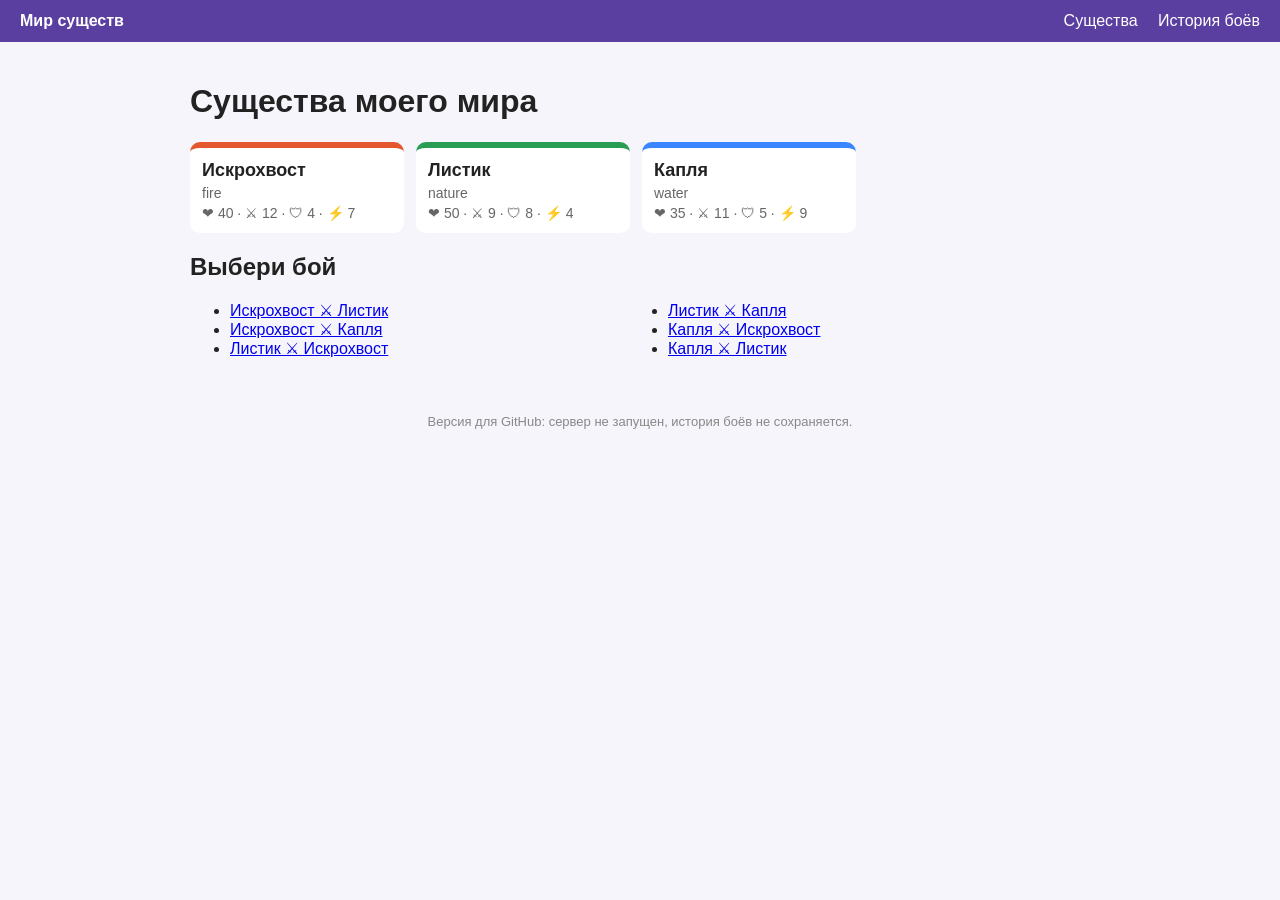
<file: index.html>
<!DOCTYPE html>
<html lang="ru">
<head>
  <meta charset="utf-8">
  <meta name="viewport" content="width=device-width, initial-scale=1">
  <title>Мир существ</title>
  <link rel="stylesheet" href="static/style.css">
</head>
<body>
  <header>
    <a class="logo" href="index.html">Мир существ</a>
    <nav>
      <a href="index.html">Существа</a>
      <a href="history.html">История боёв</a>
    </nav>
  </header>
  <main>
    
<h1>Существа моего мира</h1>
<div class="cards">
  
  <a class="card fire" href="creature-0.html">
    <div class="name">Искрохвост</div>
    <div class="element">fire</div>
    <div class="stats">❤ 40 · ⚔ 12 · 🛡 4 · ⚡ 7</div>
  </a>
  
  <a class="card nature" href="creature-1.html">
    <div class="name">Листик</div>
    <div class="element">nature</div>
    <div class="stats">❤ 50 · ⚔ 9 · 🛡 8 · ⚡ 4</div>
  </a>
  
  <a class="card water" href="creature-2.html">
    <div class="name">Капля</div>
    <div class="element">water</div>
    <div class="stats">❤ 35 · ⚔ 11 · 🛡 5 · ⚡ 9</div>
  </a>
  
</div>

<h2>Выбери бой</h2>
<ul class="pairs">
  
  <li><a href="battle-0-1.html">Искрохвост ⚔ Листик</a></li>
  
  <li><a href="battle-0-2.html">Искрохвост ⚔ Капля</a></li>
  
  <li><a href="battle-1-0.html">Листик ⚔ Искрохвост</a></li>
  
  <li><a href="battle-1-2.html">Листик ⚔ Капля</a></li>
  
  <li><a href="battle-2-0.html">Капля ⚔ Искрохвост</a></li>
  
  <li><a href="battle-2-1.html">Капля ⚔ Листик</a></li>
  
</ul>

  </main>
  <footer>
    
      Версия для GitHub: сервер не запущен, история боёв не сохраняется.
    
  </footer>
</body>
</html>
</file>
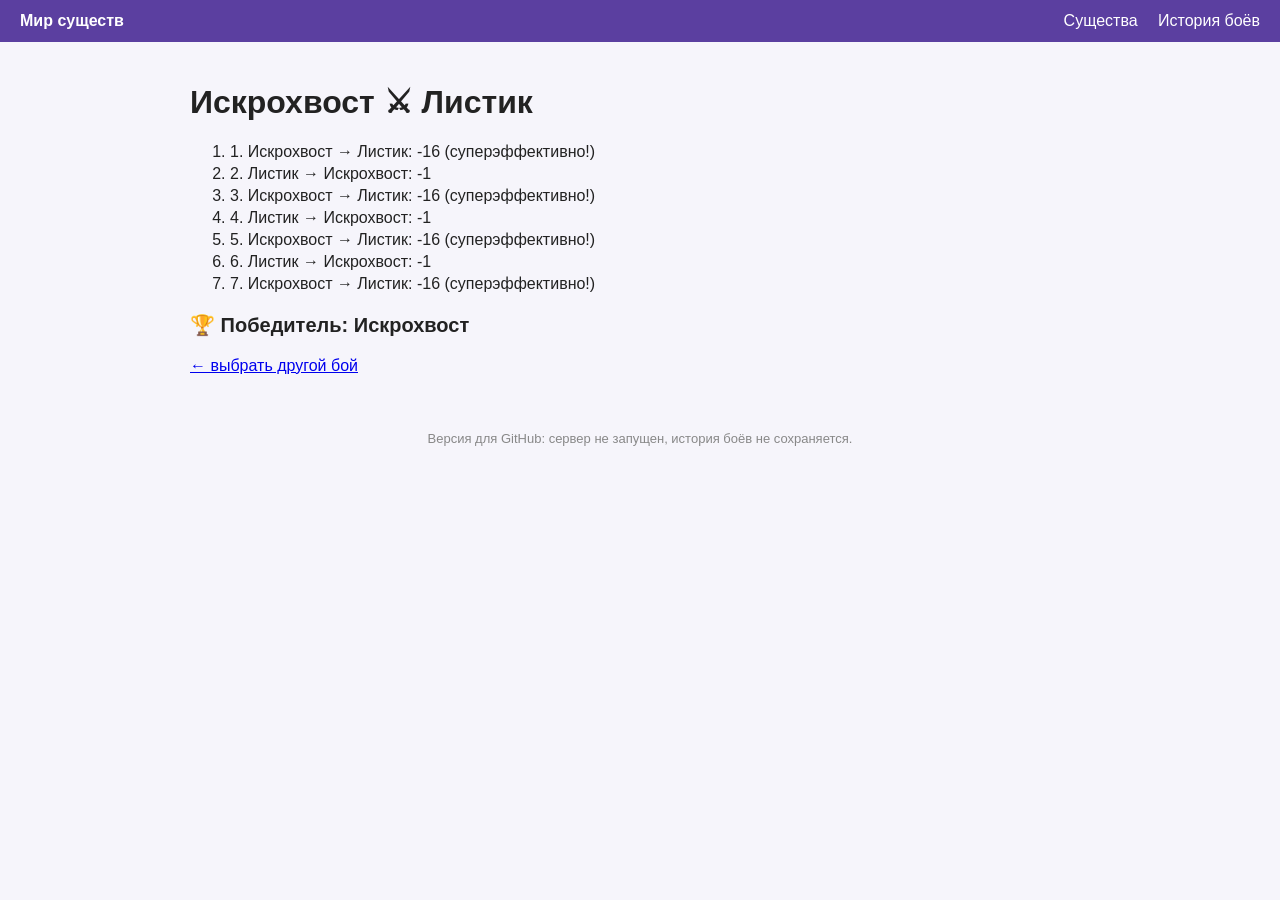
<file: battle-0-1.html>
<!DOCTYPE html>
<html lang="ru">
<head>
  <meta charset="utf-8">
  <meta name="viewport" content="width=device-width, initial-scale=1">
  <title>Искрохвост ⚔ Листик</title>
  <link rel="stylesheet" href="static/style.css">
</head>
<body>
  <header>
    <a class="logo" href="index.html">Мир существ</a>
    <nav>
      <a href="index.html">Существа</a>
      <a href="history.html">История боёв</a>
    </nav>
  </header>
  <main>
    
<h1>Искрохвост ⚔ Листик</h1>
<ol class="log">
  <li>1. Искрохвост → Листик: -16 (суперэффективно!)</li><li>2. Листик → Искрохвост: -1</li><li>3. Искрохвост → Листик: -16 (суперэффективно!)</li><li>4. Листик → Искрохвост: -1</li><li>5. Искрохвост → Листик: -16 (суперэффективно!)</li><li>6. Листик → Искрохвост: -1</li><li>7. Искрохвост → Листик: -16 (суперэффективно!)</li>
</ol>
<p class="winner">🏆 Победитель: Искрохвост</p>
<p><a href="index.html">← выбрать другой бой</a></p>

  </main>
  <footer>
    
      Версия для GitHub: сервер не запущен, история боёв не сохраняется.
    
  </footer>
</body>
</html>
</file>
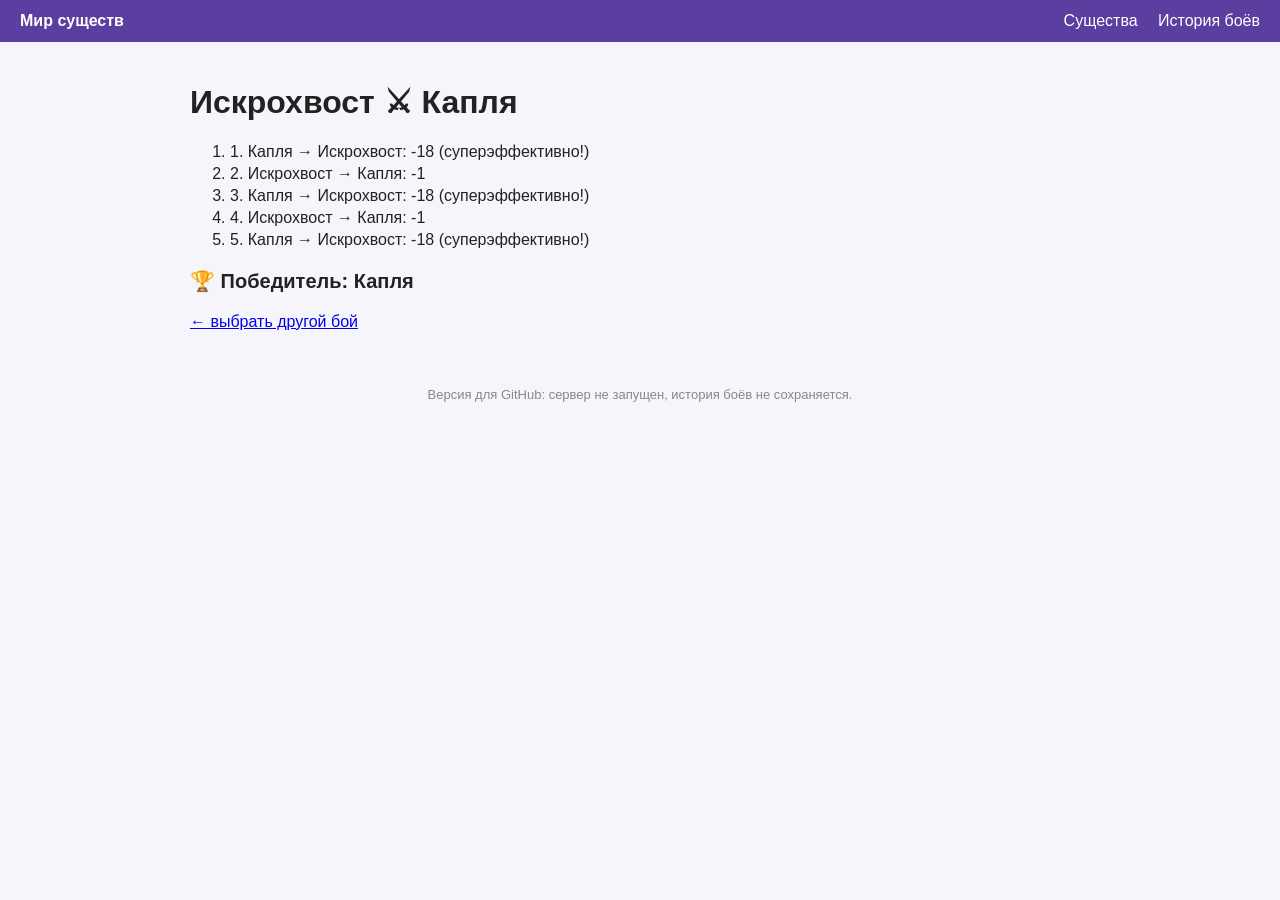
<file: battle-0-2.html>
<!DOCTYPE html>
<html lang="ru">
<head>
  <meta charset="utf-8">
  <meta name="viewport" content="width=device-width, initial-scale=1">
  <title>Искрохвост ⚔ Капля</title>
  <link rel="stylesheet" href="static/style.css">
</head>
<body>
  <header>
    <a class="logo" href="index.html">Мир существ</a>
    <nav>
      <a href="index.html">Существа</a>
      <a href="history.html">История боёв</a>
    </nav>
  </header>
  <main>
    
<h1>Искрохвост ⚔ Капля</h1>
<ol class="log">
  <li>1. Капля → Искрохвост: -18 (суперэффективно!)</li><li>2. Искрохвост → Капля: -1</li><li>3. Капля → Искрохвост: -18 (суперэффективно!)</li><li>4. Искрохвост → Капля: -1</li><li>5. Капля → Искрохвост: -18 (суперэффективно!)</li>
</ol>
<p class="winner">🏆 Победитель: Капля</p>
<p><a href="index.html">← выбрать другой бой</a></p>

  </main>
  <footer>
    
      Версия для GitHub: сервер не запущен, история боёв не сохраняется.
    
  </footer>
</body>
</html>
</file>
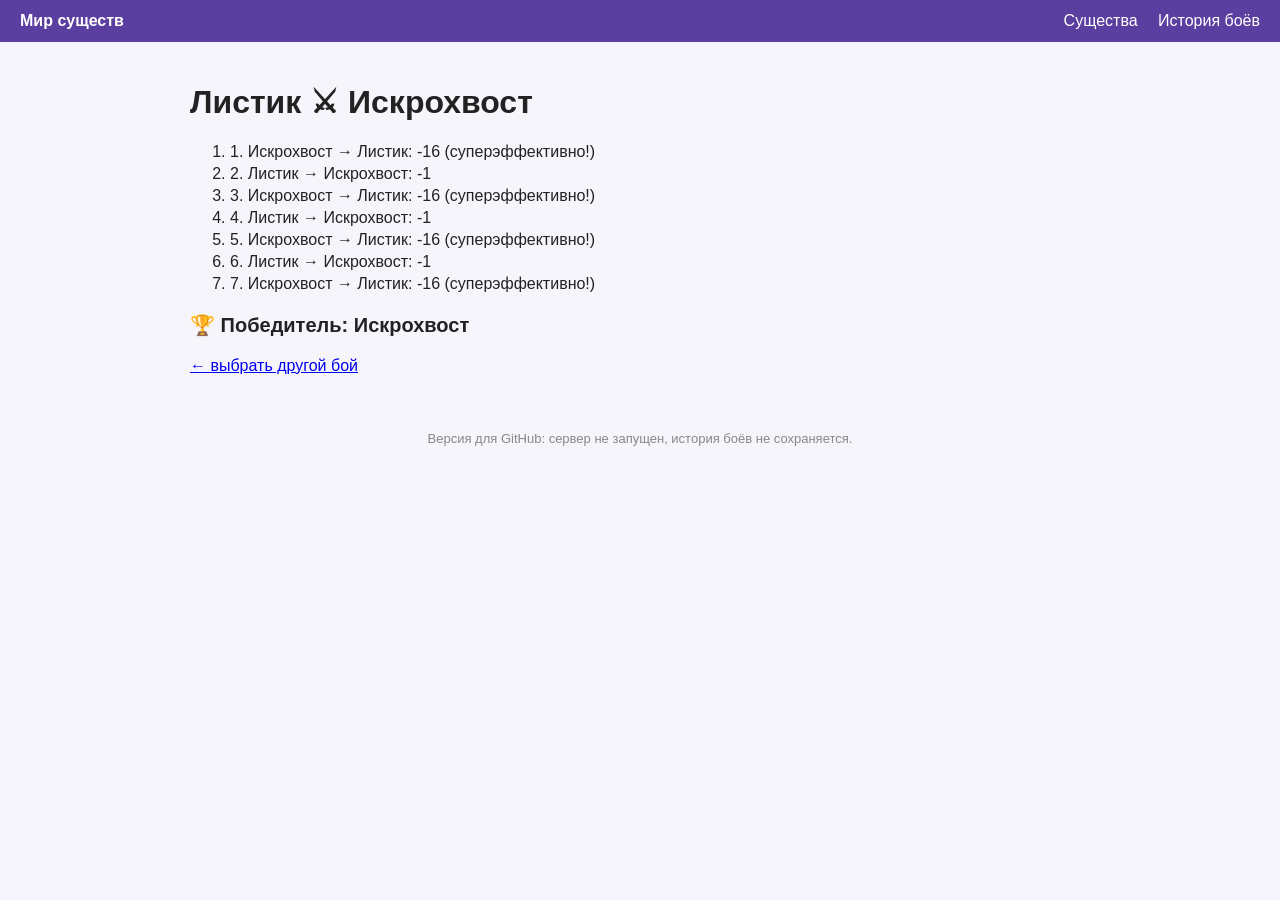
<file: battle-1-0.html>
<!DOCTYPE html>
<html lang="ru">
<head>
  <meta charset="utf-8">
  <meta name="viewport" content="width=device-width, initial-scale=1">
  <title>Листик ⚔ Искрохвост</title>
  <link rel="stylesheet" href="static/style.css">
</head>
<body>
  <header>
    <a class="logo" href="index.html">Мир существ</a>
    <nav>
      <a href="index.html">Существа</a>
      <a href="history.html">История боёв</a>
    </nav>
  </header>
  <main>
    
<h1>Листик ⚔ Искрохвост</h1>
<ol class="log">
  <li>1. Искрохвост → Листик: -16 (суперэффективно!)</li><li>2. Листик → Искрохвост: -1</li><li>3. Искрохвост → Листик: -16 (суперэффективно!)</li><li>4. Листик → Искрохвост: -1</li><li>5. Искрохвост → Листик: -16 (суперэффективно!)</li><li>6. Листик → Искрохвост: -1</li><li>7. Искрохвост → Листик: -16 (суперэффективно!)</li>
</ol>
<p class="winner">🏆 Победитель: Искрохвост</p>
<p><a href="index.html">← выбрать другой бой</a></p>

  </main>
  <footer>
    
      Версия для GitHub: сервер не запущен, история боёв не сохраняется.
    
  </footer>
</body>
</html>
</file>
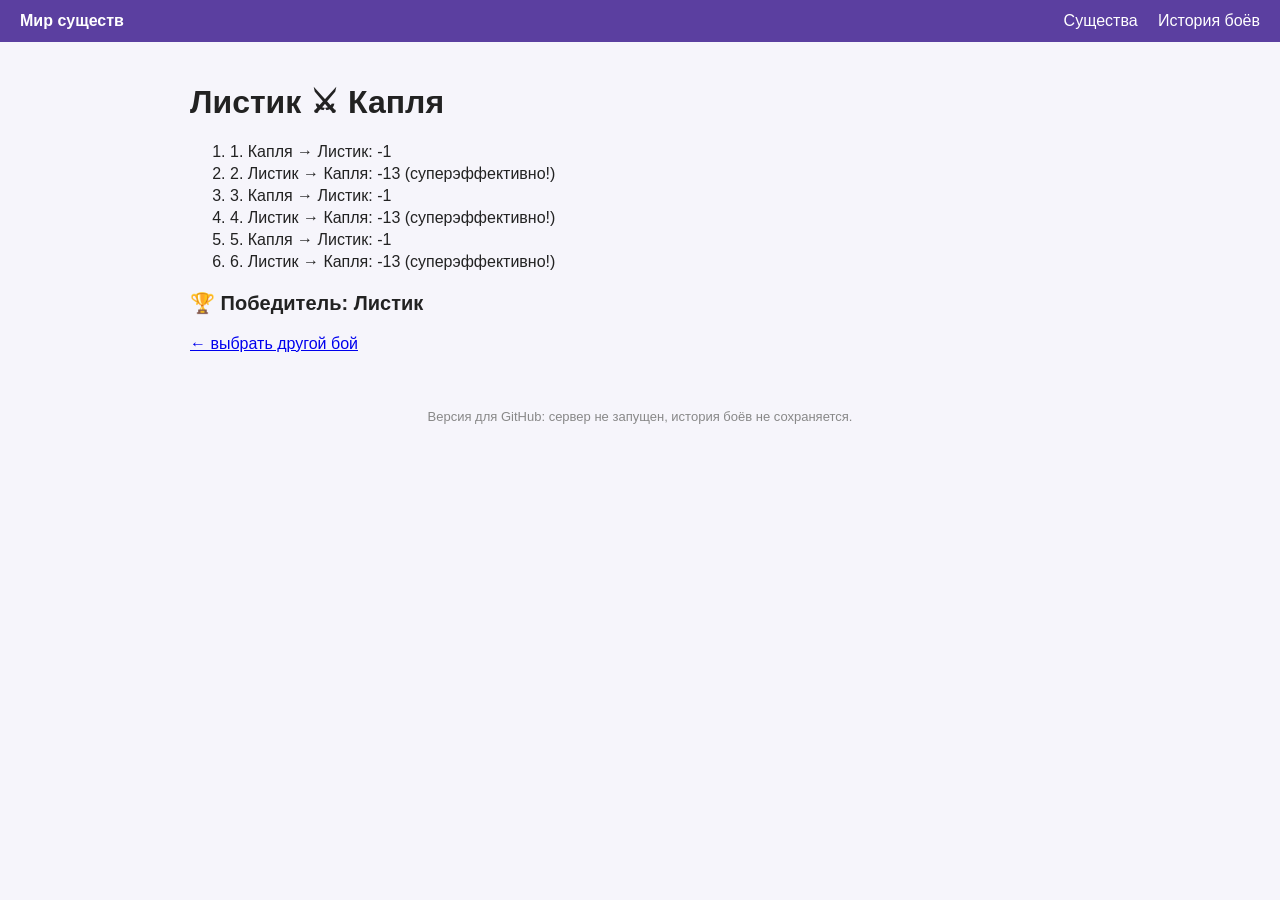
<file: battle-1-2.html>
<!DOCTYPE html>
<html lang="ru">
<head>
  <meta charset="utf-8">
  <meta name="viewport" content="width=device-width, initial-scale=1">
  <title>Листик ⚔ Капля</title>
  <link rel="stylesheet" href="static/style.css">
</head>
<body>
  <header>
    <a class="logo" href="index.html">Мир существ</a>
    <nav>
      <a href="index.html">Существа</a>
      <a href="history.html">История боёв</a>
    </nav>
  </header>
  <main>
    
<h1>Листик ⚔ Капля</h1>
<ol class="log">
  <li>1. Капля → Листик: -1</li><li>2. Листик → Капля: -13 (суперэффективно!)</li><li>3. Капля → Листик: -1</li><li>4. Листик → Капля: -13 (суперэффективно!)</li><li>5. Капля → Листик: -1</li><li>6. Листик → Капля: -13 (суперэффективно!)</li>
</ol>
<p class="winner">🏆 Победитель: Листик</p>
<p><a href="index.html">← выбрать другой бой</a></p>

  </main>
  <footer>
    
      Версия для GitHub: сервер не запущен, история боёв не сохраняется.
    
  </footer>
</body>
</html>
</file>
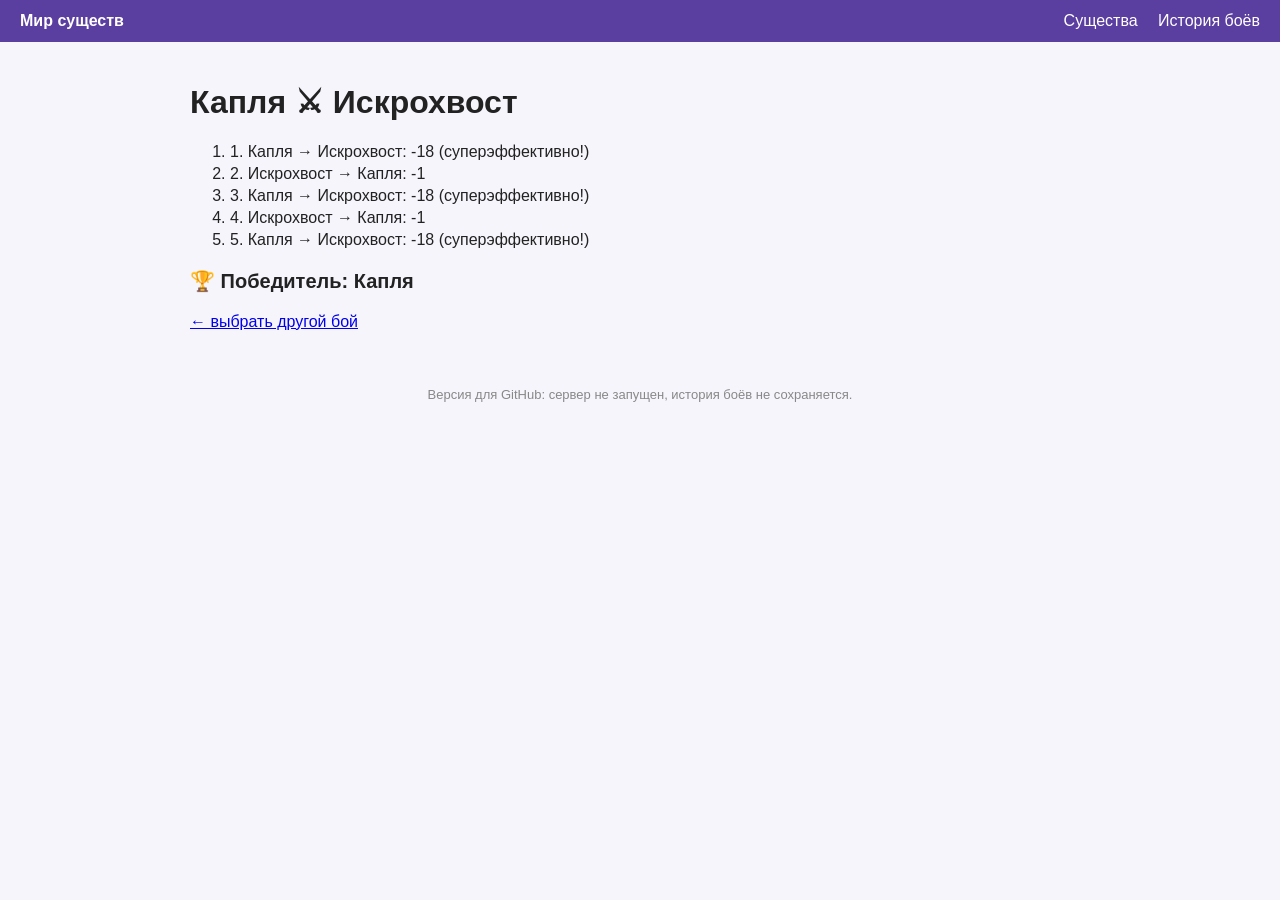
<file: battle-2-0.html>
<!DOCTYPE html>
<html lang="ru">
<head>
  <meta charset="utf-8">
  <meta name="viewport" content="width=device-width, initial-scale=1">
  <title>Капля ⚔ Искрохвост</title>
  <link rel="stylesheet" href="static/style.css">
</head>
<body>
  <header>
    <a class="logo" href="index.html">Мир существ</a>
    <nav>
      <a href="index.html">Существа</a>
      <a href="history.html">История боёв</a>
    </nav>
  </header>
  <main>
    
<h1>Капля ⚔ Искрохвост</h1>
<ol class="log">
  <li>1. Капля → Искрохвост: -18 (суперэффективно!)</li><li>2. Искрохвост → Капля: -1</li><li>3. Капля → Искрохвост: -18 (суперэффективно!)</li><li>4. Искрохвост → Капля: -1</li><li>5. Капля → Искрохвост: -18 (суперэффективно!)</li>
</ol>
<p class="winner">🏆 Победитель: Капля</p>
<p><a href="index.html">← выбрать другой бой</a></p>

  </main>
  <footer>
    
      Версия для GitHub: сервер не запущен, история боёв не сохраняется.
    
  </footer>
</body>
</html>
</file>
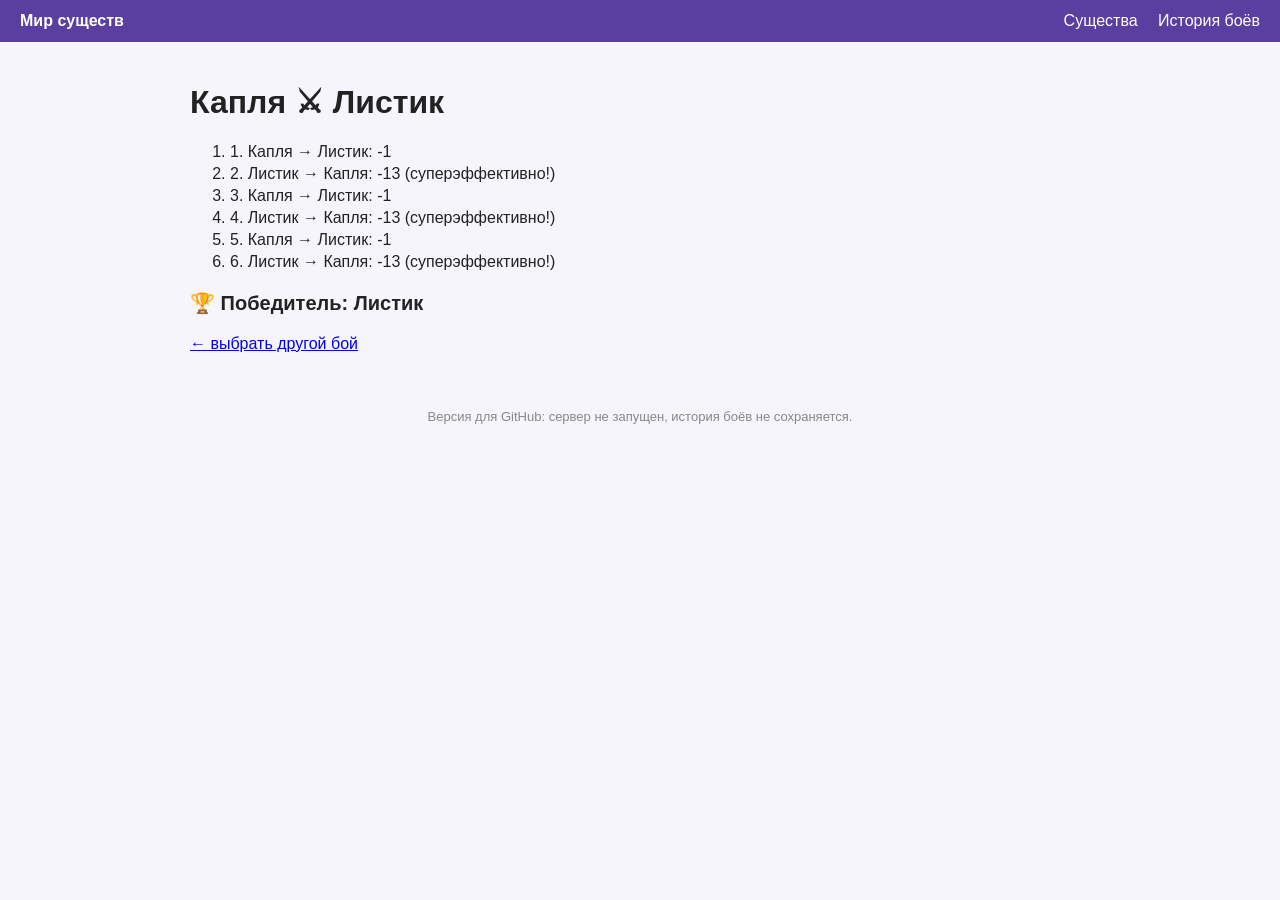
<file: battle-2-1.html>
<!DOCTYPE html>
<html lang="ru">
<head>
  <meta charset="utf-8">
  <meta name="viewport" content="width=device-width, initial-scale=1">
  <title>Капля ⚔ Листик</title>
  <link rel="stylesheet" href="static/style.css">
</head>
<body>
  <header>
    <a class="logo" href="index.html">Мир существ</a>
    <nav>
      <a href="index.html">Существа</a>
      <a href="history.html">История боёв</a>
    </nav>
  </header>
  <main>
    
<h1>Капля ⚔ Листик</h1>
<ol class="log">
  <li>1. Капля → Листик: -1</li><li>2. Листик → Капля: -13 (суперэффективно!)</li><li>3. Капля → Листик: -1</li><li>4. Листик → Капля: -13 (суперэффективно!)</li><li>5. Капля → Листик: -1</li><li>6. Листик → Капля: -13 (суперэффективно!)</li>
</ol>
<p class="winner">🏆 Победитель: Листик</p>
<p><a href="index.html">← выбрать другой бой</a></p>

  </main>
  <footer>
    
      Версия для GitHub: сервер не запущен, история боёв не сохраняется.
    
  </footer>
</body>
</html>
</file>
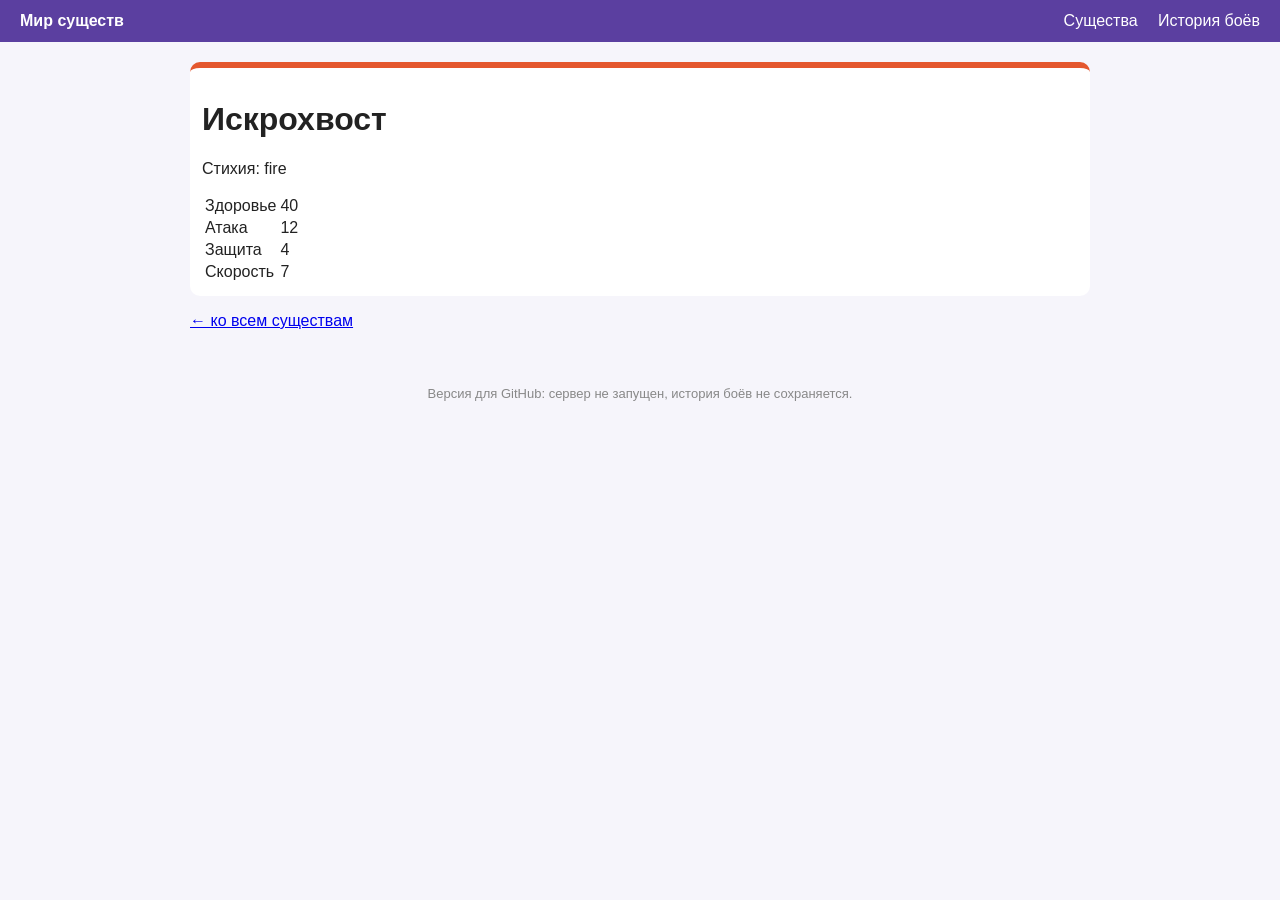
<file: creature-0.html>
<!DOCTYPE html>
<html lang="ru">
<head>
  <meta charset="utf-8">
  <meta name="viewport" content="width=device-width, initial-scale=1">
  <title>Искрохвост</title>
  <link rel="stylesheet" href="static/style.css">
</head>
<body>
  <header>
    <a class="logo" href="index.html">Мир существ</a>
    <nav>
      <a href="index.html">Существа</a>
      <a href="history.html">История боёв</a>
    </nav>
  </header>
  <main>
    
<div class="card big fire">
  <h1>Искрохвост</h1>
  <p>Стихия: fire</p>
  <table>
    <tr><td>Здоровье</td><td>40</td></tr>
    <tr><td>Атака</td><td>12</td></tr>
    <tr><td>Защита</td><td>4</td></tr>
    <tr><td>Скорость</td><td>7</td></tr>
  </table>
  
</div>
<p><a href="index.html">← ко всем существам</a></p>

  </main>
  <footer>
    
      Версия для GitHub: сервер не запущен, история боёв не сохраняется.
    
  </footer>
</body>
</html>
</file>
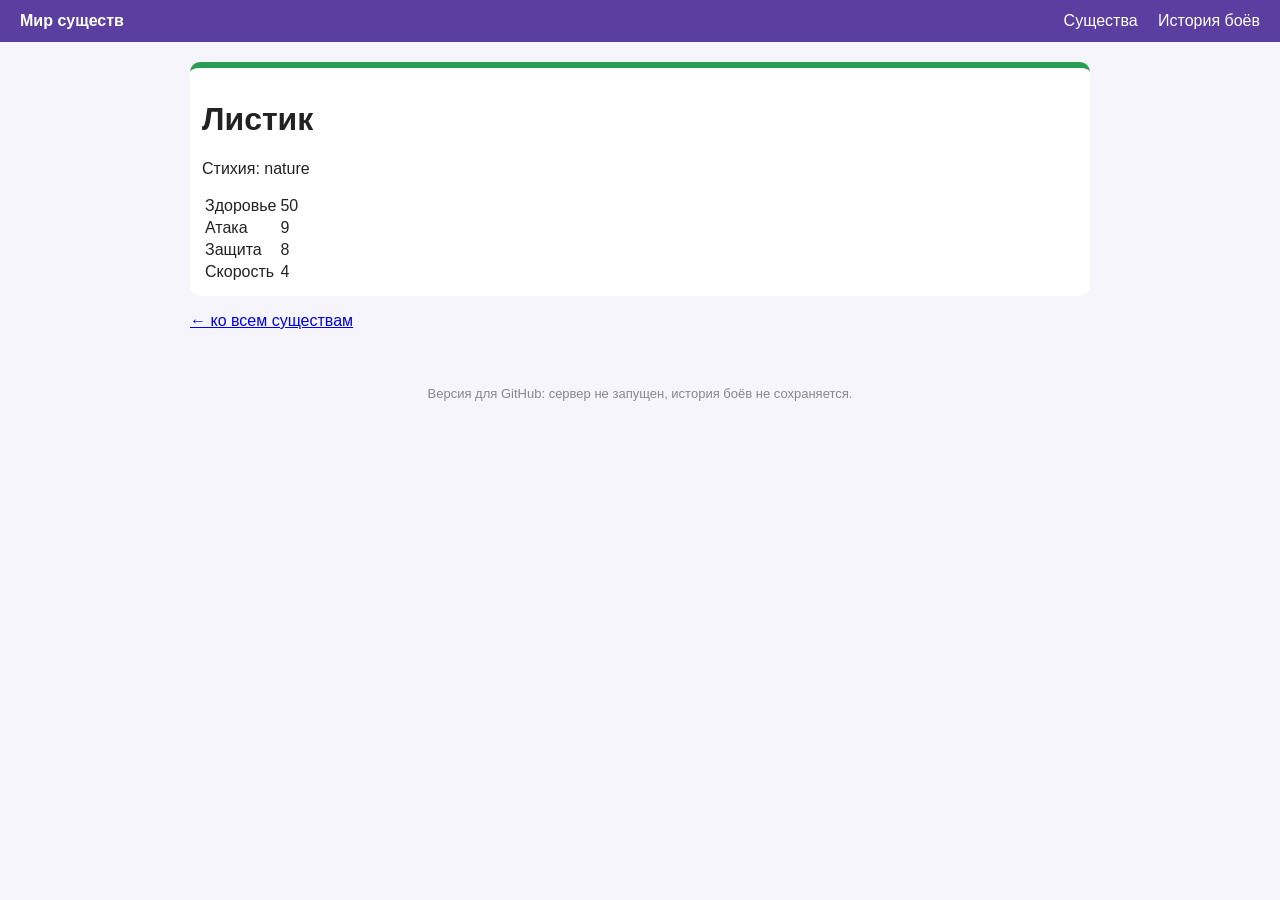
<file: creature-1.html>
<!DOCTYPE html>
<html lang="ru">
<head>
  <meta charset="utf-8">
  <meta name="viewport" content="width=device-width, initial-scale=1">
  <title>Листик</title>
  <link rel="stylesheet" href="static/style.css">
</head>
<body>
  <header>
    <a class="logo" href="index.html">Мир существ</a>
    <nav>
      <a href="index.html">Существа</a>
      <a href="history.html">История боёв</a>
    </nav>
  </header>
  <main>
    
<div class="card big nature">
  <h1>Листик</h1>
  <p>Стихия: nature</p>
  <table>
    <tr><td>Здоровье</td><td>50</td></tr>
    <tr><td>Атака</td><td>9</td></tr>
    <tr><td>Защита</td><td>8</td></tr>
    <tr><td>Скорость</td><td>4</td></tr>
  </table>
  
</div>
<p><a href="index.html">← ко всем существам</a></p>

  </main>
  <footer>
    
      Версия для GitHub: сервер не запущен, история боёв не сохраняется.
    
  </footer>
</body>
</html>
</file>
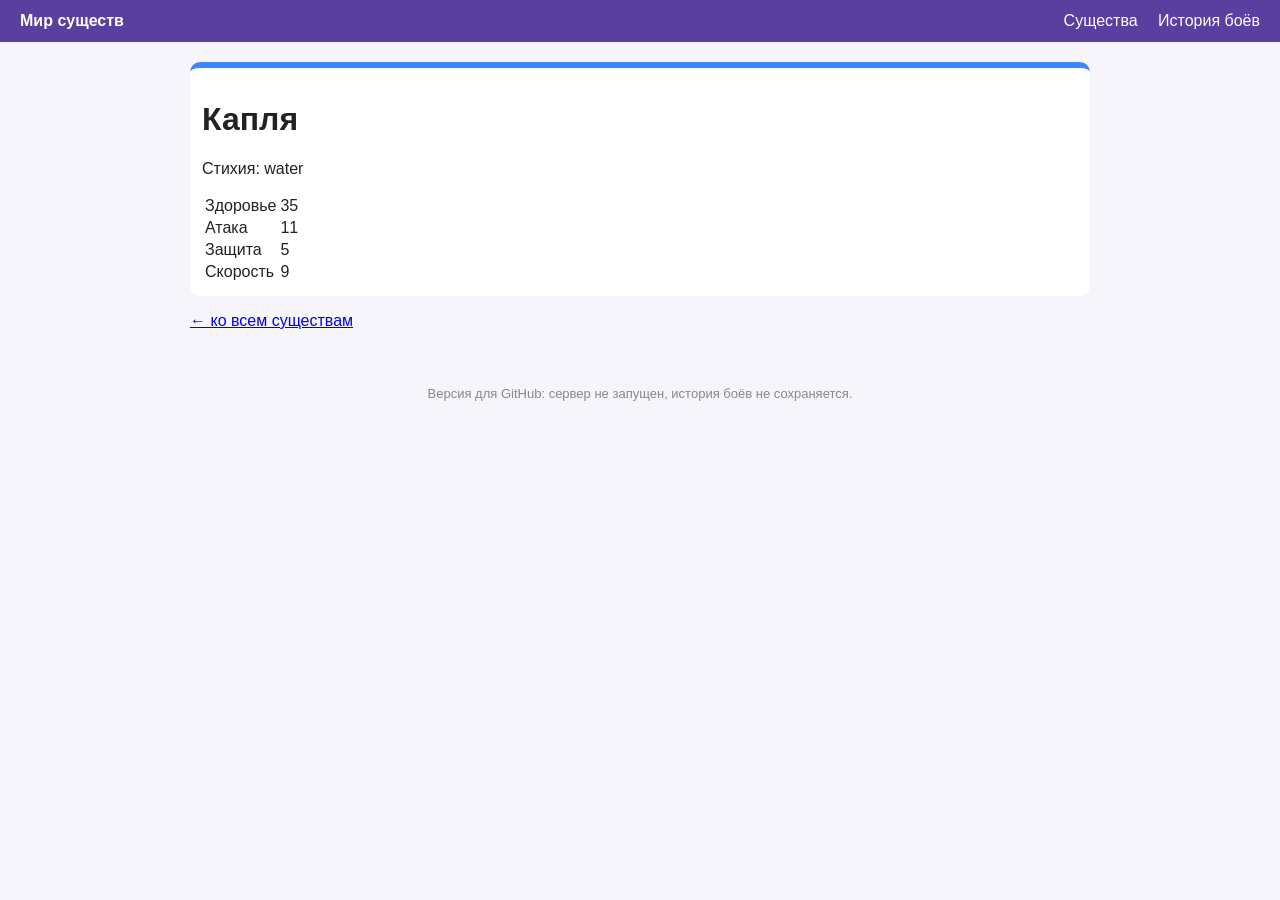
<file: creature-2.html>
<!DOCTYPE html>
<html lang="ru">
<head>
  <meta charset="utf-8">
  <meta name="viewport" content="width=device-width, initial-scale=1">
  <title>Капля</title>
  <link rel="stylesheet" href="static/style.css">
</head>
<body>
  <header>
    <a class="logo" href="index.html">Мир существ</a>
    <nav>
      <a href="index.html">Существа</a>
      <a href="history.html">История боёв</a>
    </nav>
  </header>
  <main>
    
<div class="card big water">
  <h1>Капля</h1>
  <p>Стихия: water</p>
  <table>
    <tr><td>Здоровье</td><td>35</td></tr>
    <tr><td>Атака</td><td>11</td></tr>
    <tr><td>Защита</td><td>5</td></tr>
    <tr><td>Скорость</td><td>9</td></tr>
  </table>
  
</div>
<p><a href="index.html">← ко всем существам</a></p>

  </main>
  <footer>
    
      Версия для GitHub: сервер не запущен, история боёв не сохраняется.
    
  </footer>
</body>
</html>
</file>
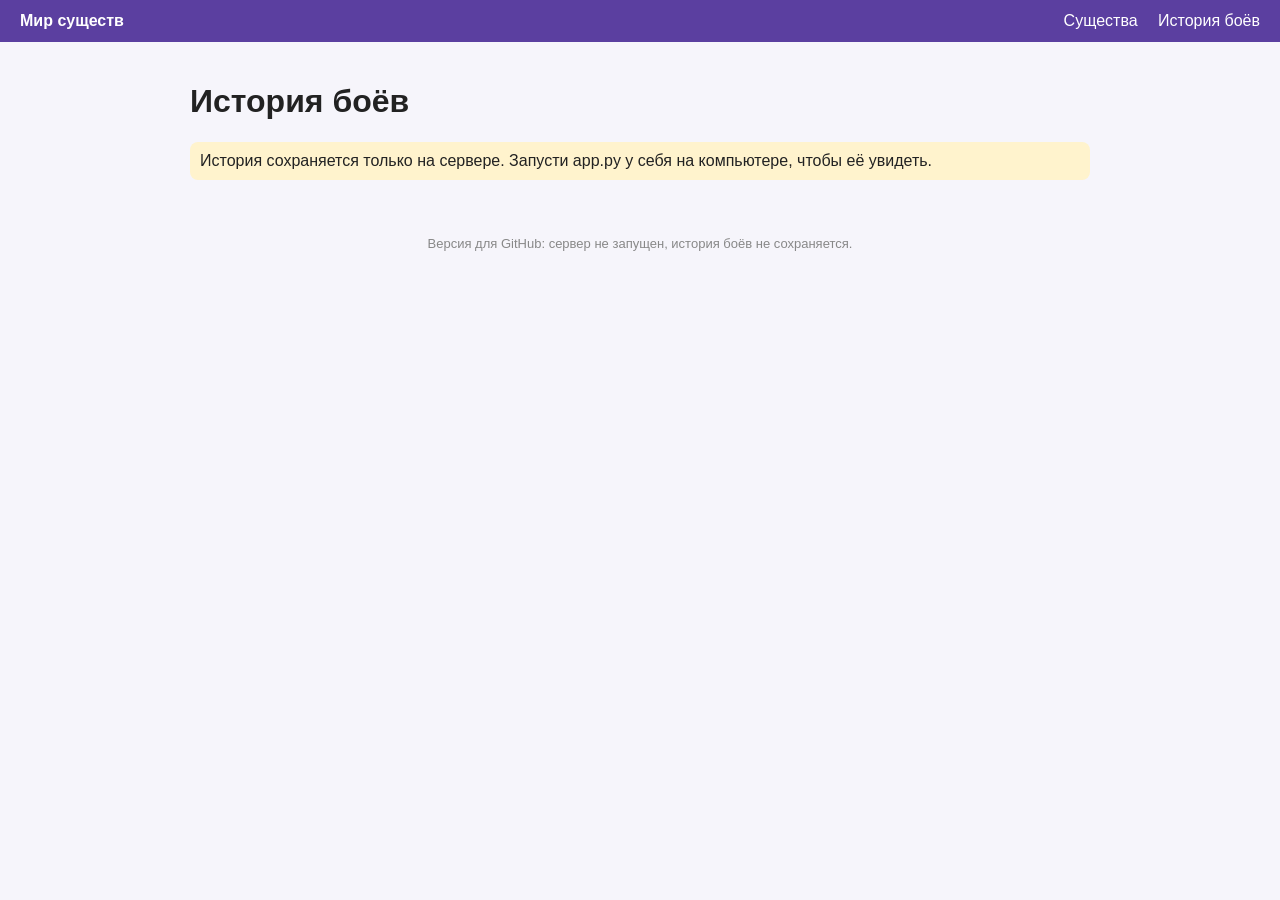
<file: history.html>
<!DOCTYPE html>
<html lang="ru">
<head>
  <meta charset="utf-8">
  <meta name="viewport" content="width=device-width, initial-scale=1">
  <title>История боёв</title>
  <link rel="stylesheet" href="static/style.css">
</head>
<body>
  <header>
    <a class="logo" href="index.html">Мир существ</a>
    <nav>
      <a href="index.html">Существа</a>
      <a href="history.html">История боёв</a>
    </nav>
  </header>
  <main>
    
<h1>История боёв</h1>

  <p class="note">История сохраняется только на сервере. Запусти app.py у себя на компьютере, чтобы её увидеть.</p>


  </main>
  <footer>
    
      Версия для GitHub: сервер не запущен, история боёв не сохраняется.
    
  </footer>
</body>
</html>
</file>
<file: static/style.css>
body { font-family: Arial, sans-serif; margin: 0; background: #f6f5fb; color: #222; }
header { display: flex; justify-content: space-between; align-items: center; padding: 12px 20px; background: #5b3fa0; }
header a { color: #fff; text-decoration: none; margin-left: 16px; }
header .logo { font-weight: bold; margin-left: 0; }
main { max-width: 900px; margin: 0 auto; padding: 20px; }
footer { text-align: center; color: #888; font-size: 13px; padding: 20px; }
.cards { display: flex; flex-wrap: wrap; gap: 12px; }
.card { display: block; width: 190px; padding: 12px; border-radius: 10px; background: #fff; color: #222; text-decoration: none; border-top: 6px solid #999; }
.card.big { width: auto; }
.card.fire { border-color: #e4572e; }
.card.water { border-color: #3a86ff; }
.card.nature { border-color: #2a9d55; }
.card .name { font-weight: bold; font-size: 18px; }
.card .element, .card .stats { color: #666; font-size: 14px; margin-top: 4px; }
.pairs { columns: 2; }
.log li { margin: 4px 0; }
.winner { font-size: 20px; font-weight: bold; }
.note { background: #fff3cd; padding: 10px; border-radius: 8px; }
</file>
